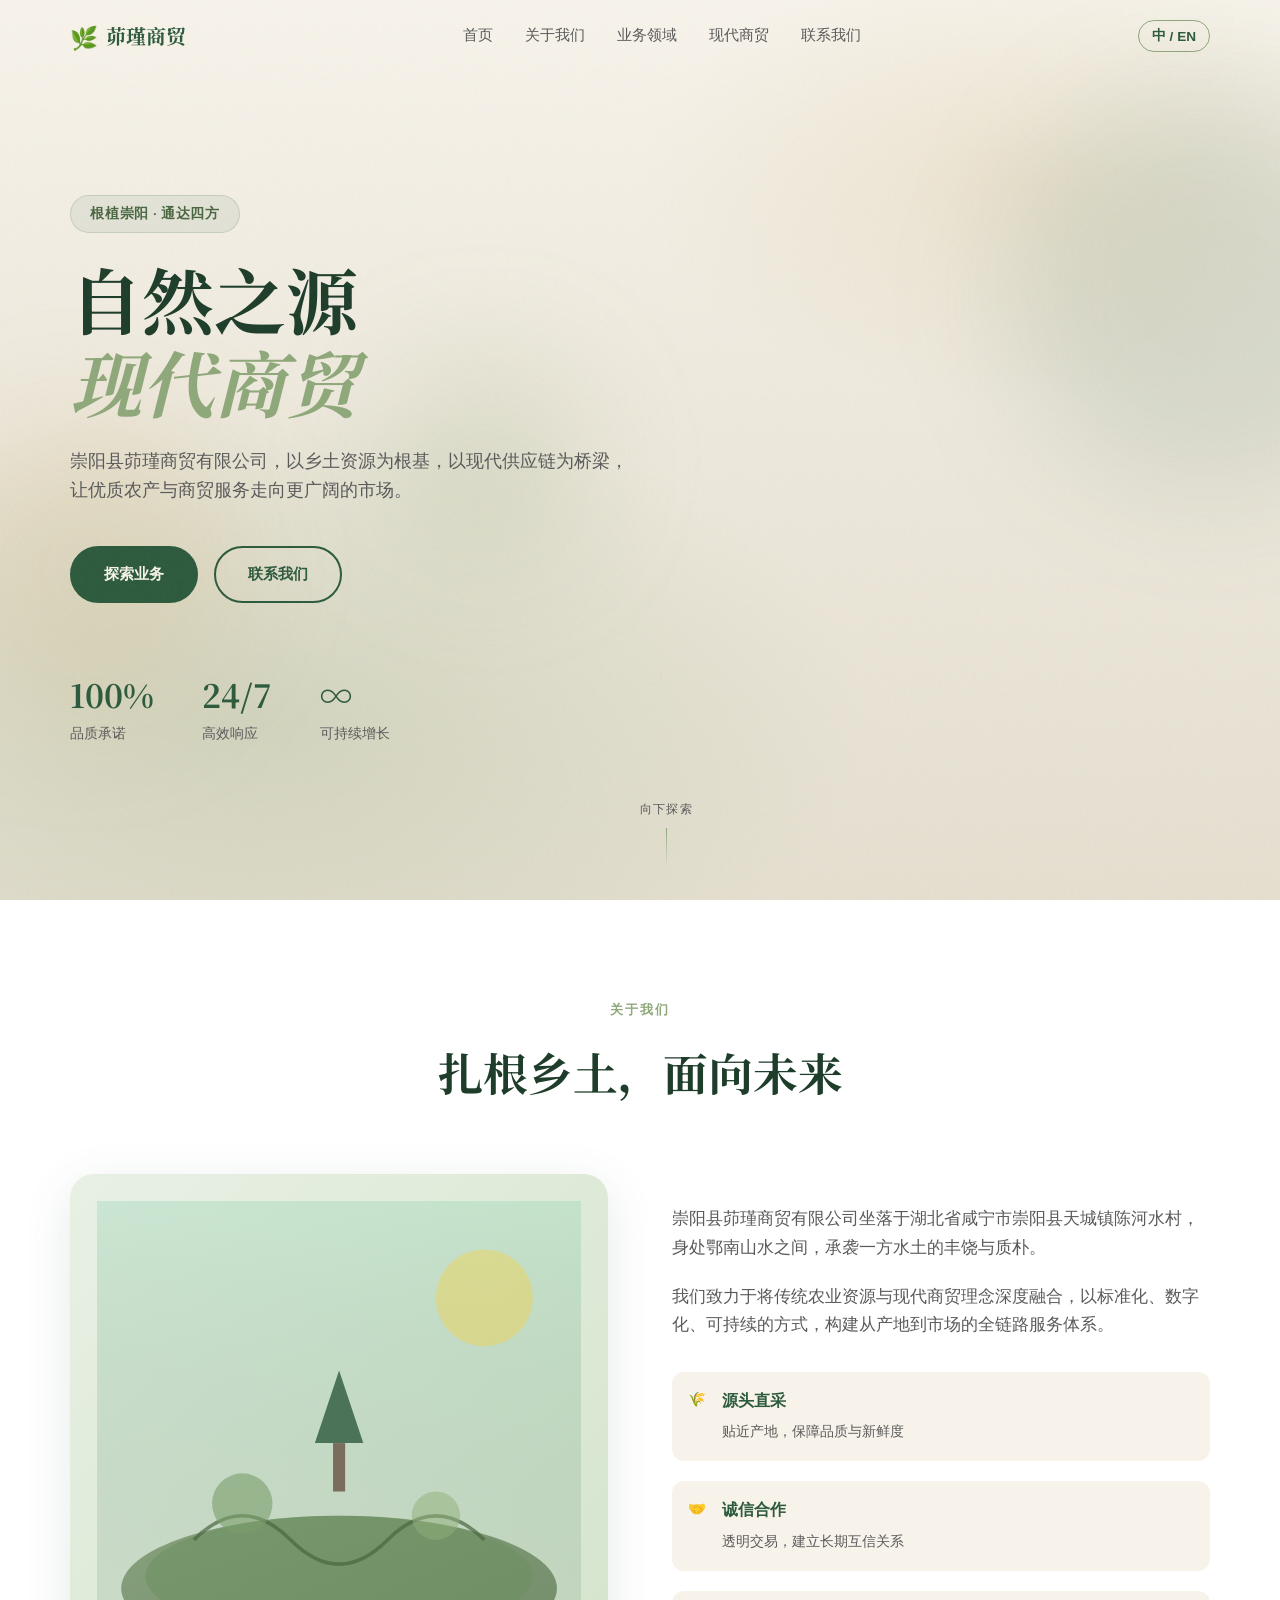
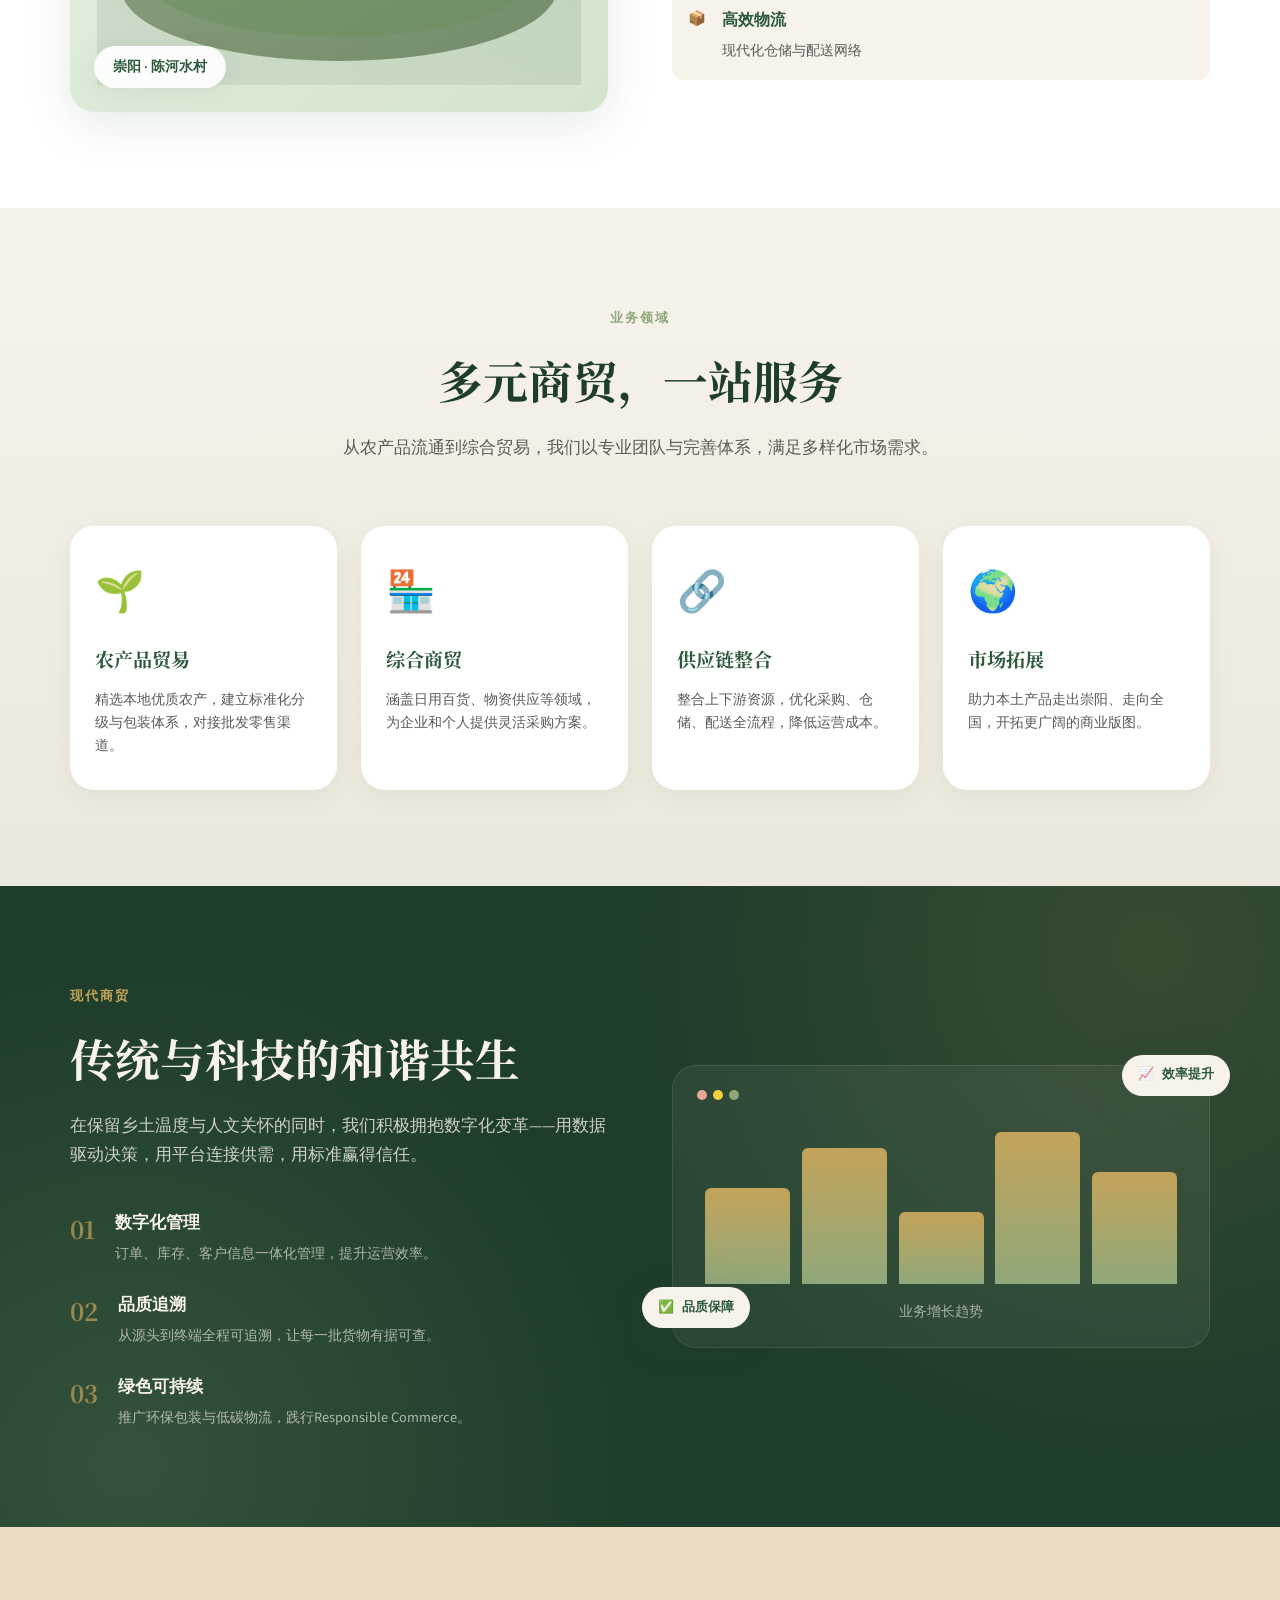
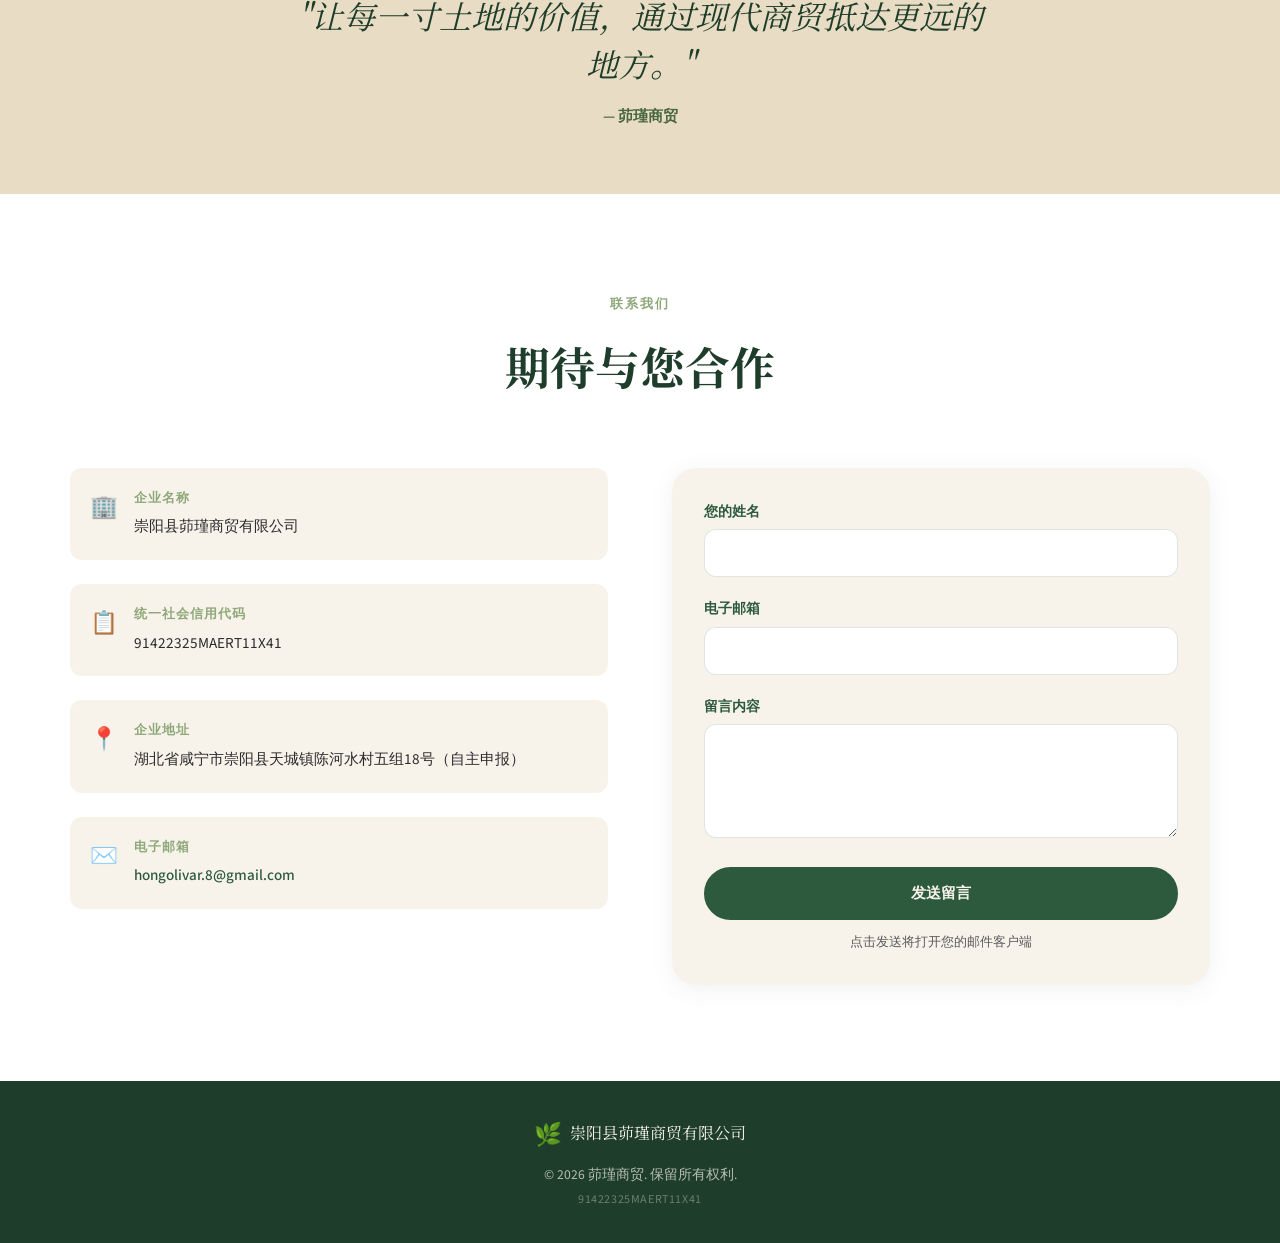
<file: index.html>
<!DOCTYPE html>
<html lang="zh-CN">
<head>
  <meta charset="UTF-8">
  <meta name="viewport" content="width=device-width, initial-scale=1.0">
  <meta name="description" content="崇阳县茆瑾商贸有限公司 — 根植乡土，连接现代商贸">
  <title>茆瑾商贸 | Maojin Trading</title>
  <link rel="preconnect" href="https://fonts.googleapis.com">
  <link rel="preconnect" href="https://fonts.gstatic.com" crossorigin>
  <link href="https://fonts.googleapis.com/css2?family=Cormorant+Garamond:ital,wght@0,400;0,600;0,700;1,400&family=Noto+Serif+SC:wght@400;600;700&family=Source+Sans+3:wght@300;400;500;600&display=swap" rel="stylesheet">
  <link rel="stylesheet" href="css/styles.css">
</head>
<body>
  <div class="grain-overlay" aria-hidden="true"></div>

  <header class="header" id="header">
    <nav class="nav container">
      <a href="#home" class="logo">
        <span class="logo-leaf">🌿</span>
        <span class="logo-text" data-i18n="brand">茆瑾商贸</span>
      </a>
      <ul class="nav-links">
        <li><a href="#home" data-i18n="nav.home">首页</a></li>
        <li><a href="#about" data-i18n="nav.about">关于我们</a></li>
        <li><a href="#services" data-i18n="nav.services">业务领域</a></li>
        <li><a href="#modern" data-i18n="nav.modern">现代商贸</a></li>
        <li><a href="#contact" data-i18n="nav.contact">联系我们</a></li>
      </ul>
      <div class="nav-actions">
        <button class="lang-toggle" id="langToggle" aria-label="Switch language">
          <span class="lang-zh">中</span>
          <span class="lang-divider">/</span>
          <span class="lang-en">EN</span>
        </button>
        <button class="menu-toggle" id="menuToggle" aria-label="Menu">
          <span></span><span></span><span></span>
        </button>
      </div>
    </nav>
  </header>

  <main>
    <!-- Hero -->
    <section class="hero" id="home">
      <div class="hero-bg">
        <div class="hero-gradient"></div>
        <div class="hero-shapes">
          <div class="shape shape-1"></div>
          <div class="shape shape-2"></div>
          <div class="shape shape-3"></div>
        </div>
      </div>
      <div class="container hero-content">
        <p class="hero-tag" data-i18n="hero.tag">根植崇阳 · 通达四方</p>
        <h1 class="hero-title">
          <span data-i18n="hero.title1">自然之源</span>
          <span class="hero-title-accent" data-i18n="hero.title2">现代商贸</span>
        </h1>
        <p class="hero-desc" data-i18n="hero.desc">
          崇阳县茆瑾商贸有限公司，以乡土资源为根基，以现代供应链为桥梁，让优质农产与商贸服务走向更广阔的市场。
        </p>
        <div class="hero-cta">
          <a href="#services" class="btn btn-primary" data-i18n="hero.cta1">探索业务</a>
          <a href="#contact" class="btn btn-outline" data-i18n="hero.cta2">联系我们</a>
        </div>
        <div class="hero-stats">
          <div class="stat">
            <span class="stat-num">100%</span>
            <span class="stat-label" data-i18n="hero.stat1">品质承诺</span>
          </div>
          <div class="stat">
            <span class="stat-num">24/7</span>
            <span class="stat-label" data-i18n="hero.stat2">高效响应</span>
          </div>
          <div class="stat">
            <span class="stat-num">∞</span>
            <span class="stat-label" data-i18n="hero.stat3">可持续增长</span>
          </div>
        </div>
      </div>
      <div class="hero-scroll">
        <span data-i18n="hero.scroll">向下探索</span>
        <div class="scroll-line"></div>
      </div>
    </section>

    <!-- About -->
    <section class="section about" id="about">
      <div class="container">
        <div class="section-header reveal">
          <span class="section-tag" data-i18n="about.tag">关于我们</span>
          <h2 class="section-title" data-i18n="about.title">扎根乡土，面向未来</h2>
        </div>
        <div class="about-grid">
          <div class="about-visual reveal">
            <div class="about-image">
              <div class="about-image-inner">
                <svg viewBox="0 0 400 400" class="farm-illustration" aria-hidden="true">
                  <defs>
                    <linearGradient id="skyGrad" x1="0%" y1="0%" x2="0%" y2="100%">
                      <stop offset="0%" style="stop-color:#87CEAB;stop-opacity:0.3"/>
                      <stop offset="100%" style="stop-color:#2D5A3D;stop-opacity:0.1"/>
                    </linearGradient>
                    <linearGradient id="fieldGrad" x1="0%" y1="0%" x2="100%" y2="100%">
                      <stop offset="0%" style="stop-color:#5C7A4A"/>
                      <stop offset="100%" style="stop-color:#3D5A32"/>
                    </linearGradient>
                  </defs>
                  <rect width="400" height="400" fill="url(#skyGrad)"/>
                  <ellipse cx="200" cy="320" rx="180" ry="60" fill="url(#fieldGrad)" opacity="0.6"/>
                  <ellipse cx="200" cy="310" rx="160" ry="50" fill="#6B8F5E" opacity="0.5"/>
                  <path d="M80 280 Q120 240 160 280 T240 280 T320 280" stroke="#4A6741" stroke-width="3" fill="none" opacity="0.7"/>
                  <circle cx="320" cy="80" r="40" fill="#F4D03F" opacity="0.4"/>
                  <path d="M180 200 L200 140 L220 200 Z" fill="#2D5A3D" opacity="0.8"/>
                  <rect x="195" y="200" width="10" height="40" fill="#5C4033" opacity="0.7"/>
                  <circle cx="120" cy="250" r="25" fill="#7A9E6B" opacity="0.6"/>
                  <circle cx="280" cy="260" r="20" fill="#8FB07A" opacity="0.5"/>
                </svg>
              </div>
              <div class="about-badge">
                <span data-i18n="about.badge">崇阳 · 陈河水村</span>
              </div>
            </div>
          </div>
          <div class="about-text reveal">
            <p data-i18n="about.p1">
              崇阳县茆瑾商贸有限公司坐落于湖北省咸宁市崇阳县天城镇陈河水村，身处鄂南山水之间，承袭一方水土的丰饶与质朴。
            </p>
            <p data-i18n="about.p2">
              我们致力于将传统农业资源与现代商贸理念深度融合，以标准化、数字化、可持续的方式，构建从产地到市场的全链路服务体系。
            </p>
            <ul class="about-features">
              <li>
                <span class="feature-icon">🌾</span>
                <div>
                  <strong data-i18n="about.f1.title">源头直采</strong>
                  <span data-i18n="about.f1.desc">贴近产地，保障品质与新鲜度</span>
                </div>
              </li>
              <li>
                <span class="feature-icon">🤝</span>
                <div>
                  <strong data-i18n="about.f2.title">诚信合作</strong>
                  <span data-i18n="about.f2.desc">透明交易，建立长期互信关系</span>
                </div>
              </li>
              <li>
                <span class="feature-icon">📦</span>
                <div>
                  <strong data-i18n="about.f3.title">高效物流</strong>
                  <span data-i18n="about.f3.desc">现代化仓储与配送网络</span>
                </div>
              </li>
            </ul>
          </div>
        </div>
      </div>
    </section>

    <!-- Services -->
    <section class="section services" id="services">
      <div class="container">
        <div class="section-header reveal">
          <span class="section-tag" data-i18n="services.tag">业务领域</span>
          <h2 class="section-title" data-i18n="services.title">多元商贸，一站服务</h2>
          <p class="section-desc" data-i18n="services.desc">从农产品流通到综合贸易，我们以专业团队与完善体系，满足多样化市场需求。</p>
        </div>
        <div class="services-grid">
          <article class="service-card reveal">
            <div class="service-icon">🌱</div>
            <h3 data-i18n="services.s1.title">农产品贸易</h3>
            <p data-i18n="services.s1.desc">精选本地优质农产，建立标准化分级与包装体系，对接批发零售渠道。</p>
          </article>
          <article class="service-card reveal">
            <div class="service-icon">🏪</div>
            <h3 data-i18n="services.s2.title">综合商贸</h3>
            <p data-i18n="services.s2.desc">涵盖日用百货、物资供应等领域，为企业和个人提供灵活采购方案。</p>
          </article>
          <article class="service-card reveal">
            <div class="service-icon">🔗</div>
            <h3 data-i18n="services.s3.title">供应链整合</h3>
            <p data-i18n="services.s3.desc">整合上下游资源，优化采购、仓储、配送全流程，降低运营成本。</p>
          </article>
          <article class="service-card reveal">
            <div class="service-icon">🌍</div>
            <h3 data-i18n="services.s4.title">市场拓展</h3>
            <p data-i18n="services.s4.desc">助力本土产品走出崇阳、走向全国，开拓更广阔的商业版图。</p>
          </article>
        </div>
      </div>
    </section>

    <!-- Modern Commerce -->
    <section class="section modern" id="modern">
      <div class="modern-bg"></div>
      <div class="container">
        <div class="modern-grid">
          <div class="modern-content reveal">
            <span class="section-tag" data-i18n="modern.tag">现代商贸</span>
            <h2 class="section-title" data-i18n="modern.title">传统与科技的和谐共生</h2>
            <p data-i18n="modern.p1">
              在保留乡土温度与人文关怀的同时，我们积极拥抱数字化变革——用数据驱动决策，用平台连接供需，用标准赢得信任。
            </p>
            <div class="modern-features">
              <div class="modern-feature">
                <div class="modern-num">01</div>
                <div>
                  <h4 data-i18n="modern.f1.title">数字化管理</h4>
                  <p data-i18n="modern.f1.desc">订单、库存、客户信息一体化管理，提升运营效率。</p>
                </div>
              </div>
              <div class="modern-feature">
                <div class="modern-num">02</div>
                <div>
                  <h4 data-i18n="modern.f2.title">品质追溯</h4>
                  <p data-i18n="modern.f2.desc">从源头到终端全程可追溯，让每一批货物有据可查。</p>
                </div>
              </div>
              <div class="modern-feature">
                <div class="modern-num">03</div>
                <div>
                  <h4 data-i18n="modern.f3.title">绿色可持续</h4>
                  <p data-i18n="modern.f3.desc">推广环保包装与低碳物流，践行Responsible Commerce。</p>
                </div>
              </div>
            </div>
          </div>
          <div class="modern-visual reveal">
            <div class="modern-card">
              <div class="modern-card-header">
                <span class="dot"></span>
                <span class="dot"></span>
                <span class="dot"></span>
              </div>
              <div class="modern-card-body">
                <div class="chart-bar" style="--h: 60%"></div>
                <div class="chart-bar" style="--h: 85%"></div>
                <div class="chart-bar" style="--h: 45%"></div>
                <div class="chart-bar" style="--h: 95%"></div>
                <div class="chart-bar" style="--h: 70%"></div>
              </div>
              <p class="modern-card-label" data-i18n="modern.chart">业务增长趋势</p>
            </div>
            <div class="floating-badge badge-1">
              <span>📈</span>
              <span data-i18n="modern.badge1">效率提升</span>
            </div>
            <div class="floating-badge badge-2">
              <span>✅</span>
              <span data-i18n="modern.badge2">品质保障</span>
            </div>
          </div>
        </div>
      </div>
    </section>

    <!-- Values -->
    <section class="section values">
      <div class="container">
        <div class="values-banner reveal">
          <blockquote data-i18n="values.quote">
            "让每一寸土地的价值，通过现代商贸抵达更远的地方。"
          </blockquote>
          <cite data-i18n="values.cite">— 茆瑾商贸</cite>
        </div>
      </div>
    </section>

    <!-- Contact -->
    <section class="section contact" id="contact">
      <div class="container">
        <div class="section-header reveal">
          <span class="section-tag" data-i18n="contact.tag">联系我们</span>
          <h2 class="section-title" data-i18n="contact.title">期待与您合作</h2>
        </div>
        <div class="contact-grid">
          <div class="contact-info reveal">
            <div class="contact-item">
              <span class="contact-icon">🏢</span>
              <div>
                <strong data-i18n="contact.company.label">企业名称</strong>
                <p data-i18n="contact.company.value">崇阳县茆瑾商贸有限公司</p>
              </div>
            </div>
            <div class="contact-item">
              <span class="contact-icon">📋</span>
              <div>
                <strong data-i18n="contact.credit.label">统一社会信用代码</strong>
                <p>91422325MAERT11X41</p>
              </div>
            </div>
            <div class="contact-item">
              <span class="contact-icon">📍</span>
              <div>
                <strong data-i18n="contact.address.label">企业地址</strong>
                <p data-i18n="contact.address.value">湖北省咸宁市崇阳县天城镇陈河水村五组18号（自主申报）</p>
              </div>
            </div>
            <div class="contact-item">
              <span class="contact-icon">✉️</span>
              <div>
                <strong data-i18n="contact.email.label">电子邮箱</strong>
                <p><a href="mailto:hongolivar.8@gmail.com">hongolivar.8@gmail.com</a></p>
              </div>
            </div>
          </div>
          <form class="contact-form reveal" id="contactForm">
            <div class="form-group">
              <label for="name" data-i18n="contact.form.name">您的姓名</label>
              <input type="text" id="name" name="name" required>
            </div>
            <div class="form-group">
              <label for="email" data-i18n="contact.form.email">电子邮箱</label>
              <input type="email" id="email" name="email" required>
            </div>
            <div class="form-group">
              <label for="message" data-i18n="contact.form.message">留言内容</label>
              <textarea id="message" name="message" rows="4" required></textarea>
            </div>
            <button type="submit" class="btn btn-primary btn-full" data-i18n="contact.form.submit">发送留言</button>
            <p class="form-note" data-i18n="contact.form.note">点击发送将打开您的邮件客户端</p>
          </form>
        </div>
      </div>
    </section>
  </main>

  <footer class="footer">
    <div class="container footer-inner">
      <div class="footer-brand">
        <span class="logo-leaf">🌿</span>
        <span data-i18n="brand.full">崇阳县茆瑾商贸有限公司</span>
      </div>
      <p class="footer-copy">
        <span data-i18n="footer.copy">© 2026 茆瑾商贸. 保留所有权利.</span>
        <span class="footer-code">91422325MAERT11X41</span>
      </p>
    </div>
  </footer>

  <script src="js/i18n.js"></script>
  <script src="js/main.js"></script>
</body>
</html>
</file>
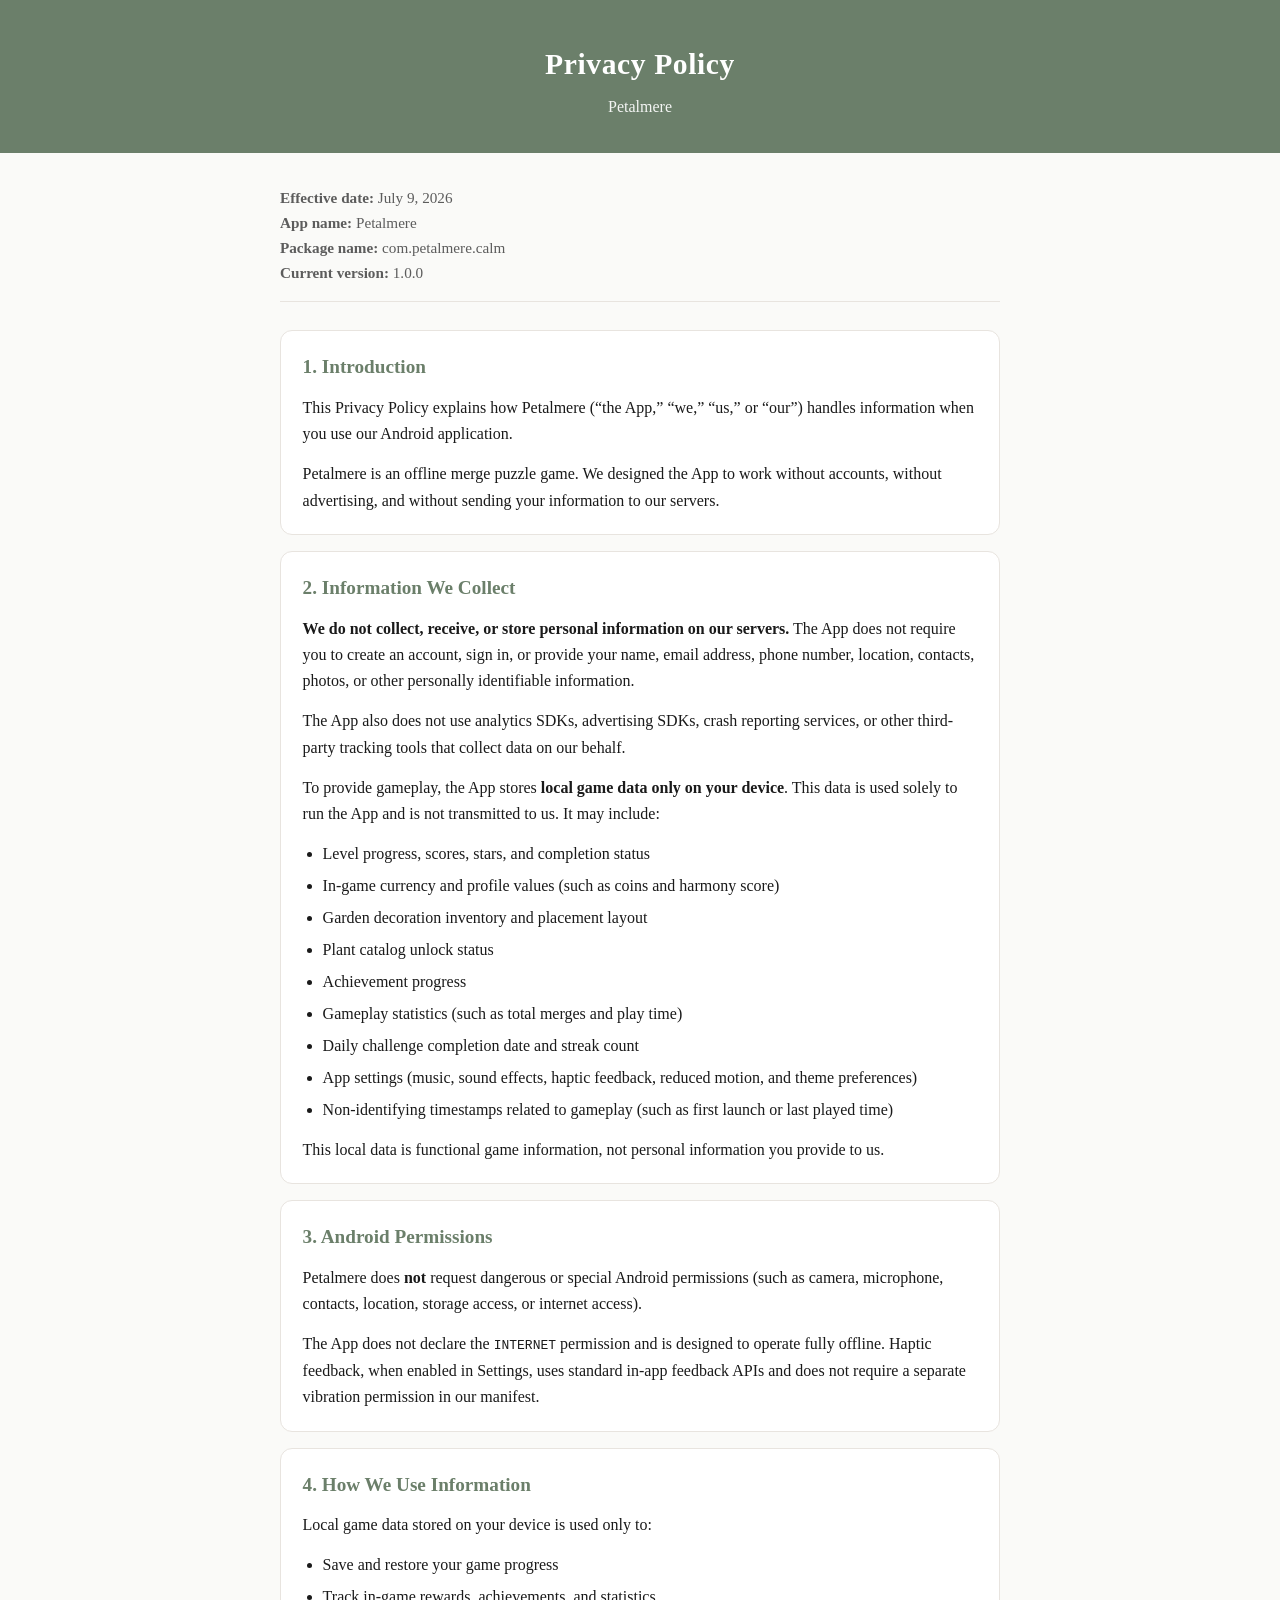
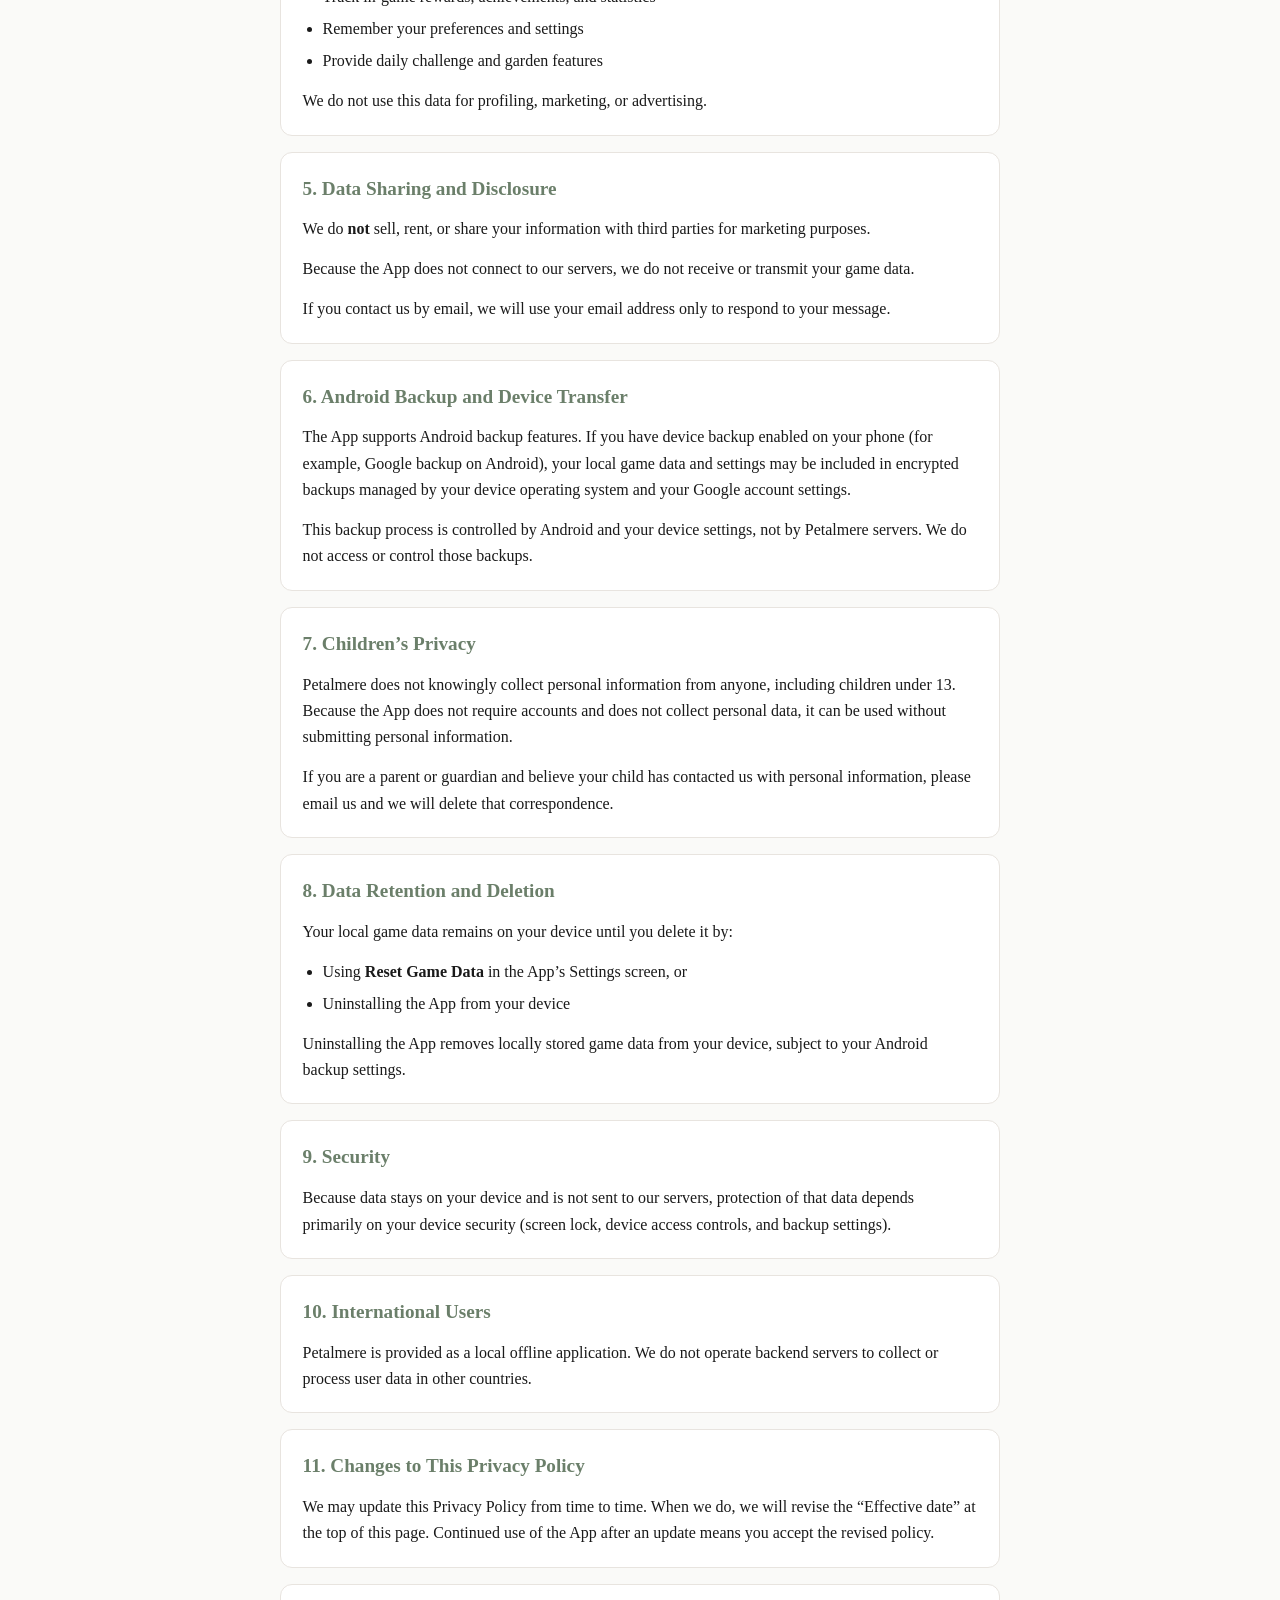
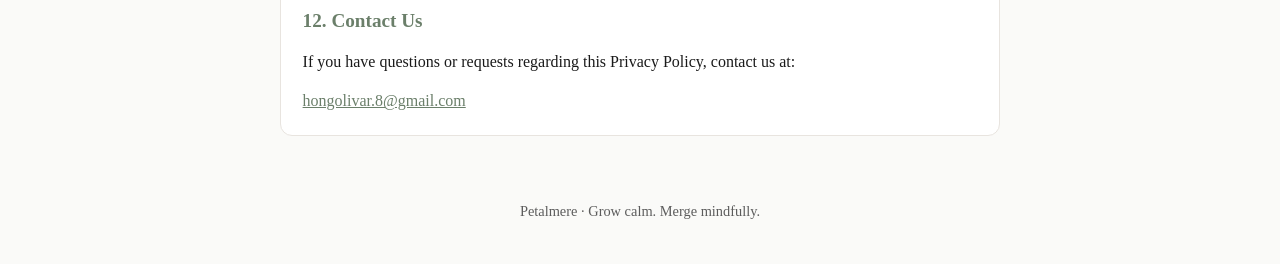
<file: privacy-policy.html>
<!DOCTYPE html>
<html lang="en">
<head>
  <meta charset="UTF-8">
  <meta name="viewport" content="width=device-width, initial-scale=1.0">
  <meta name="description" content="Privacy Policy for Petalmere — a calm, offline merge puzzle game for Android.">
  <title>Privacy Policy — Petalmere</title>
  <style>
    :root {
      --paper: #fafaf8;
      --ink: #1a1a1a;
      --muted: #5c5c5c;
      --moss: #6b7f6a;
      --line: #e8e4df;
      --card: #ffffff;
    }

    * {
      box-sizing: border-box;
    }

    body {
      margin: 0;
      font-family: Georgia, "Times New Roman", serif;
      color: var(--ink);
      background: var(--paper);
      line-height: 1.65;
    }

    header {
      background: var(--moss);
      color: #fff;
      padding: 2.5rem 1.25rem 2rem;
      text-align: center;
    }

    header h1 {
      margin: 0 0 0.35rem;
      font-size: 1.85rem;
      font-weight: 700;
      letter-spacing: 0.02em;
    }

    header p {
      margin: 0;
      opacity: 0.92;
      font-size: 1rem;
    }

    main {
      max-width: 760px;
      margin: 0 auto;
      padding: 2rem 1.25rem 3rem;
    }

    .meta {
      color: var(--muted);
      font-size: 0.95rem;
      margin-bottom: 1.75rem;
      padding-bottom: 1rem;
      border-bottom: 1px solid var(--line);
    }

    section {
      background: var(--card);
      border: 1px solid var(--line);
      border-radius: 12px;
      padding: 1.25rem 1.35rem;
      margin-bottom: 1rem;
    }

    h2 {
      margin: 0 0 0.75rem;
      font-size: 1.2rem;
      color: var(--moss);
    }

    p {
      margin: 0 0 0.85rem;
    }

    p:last-child {
      margin-bottom: 0;
    }

    ul {
      margin: 0.25rem 0 0.85rem;
      padding-left: 1.25rem;
    }

    li {
      margin-bottom: 0.35rem;
    }

    a {
      color: var(--moss);
      word-break: break-word;
    }

    footer {
      text-align: center;
      color: var(--muted);
      font-size: 0.9rem;
      padding: 0 1.25rem 2.5rem;
    }
  </style>
</head>
<body>
  <header>
    <h1>Privacy Policy</h1>
    <p>Petalmere</p>
  </header>

  <main>
    <p class="meta">
      <strong>Effective date:</strong> July 9, 2026<br>
      <strong>App name:</strong> Petalmere<br>
      <strong>Package name:</strong> com.petalmere.calm<br>
      <strong>Current version:</strong> 1.0.0
    </p>

    <section>
      <h2>1. Introduction</h2>
      <p>
        This Privacy Policy explains how Petalmere (&ldquo;the App,&rdquo; &ldquo;we,&rdquo; &ldquo;us,&rdquo; or &ldquo;our&rdquo;)
        handles information when you use our Android application.
      </p>
      <p>
        Petalmere is an offline merge puzzle game. We designed the App to work without accounts,
        without advertising, and without sending your information to our servers.
      </p>
    </section>

    <section>
      <h2>2. Information We Collect</h2>
      <p>
        <strong>We do not collect, receive, or store personal information on our servers.</strong>
        The App does not require you to create an account, sign in, or provide your name, email address,
        phone number, location, contacts, photos, or other personally identifiable information.
      </p>
      <p>
        The App also does not use analytics SDKs, advertising SDKs, crash reporting services,
        or other third-party tracking tools that collect data on our behalf.
      </p>
      <p>
        To provide gameplay, the App stores <strong>local game data only on your device</strong>.
        This data is used solely to run the App and is not transmitted to us. It may include:
      </p>
      <ul>
        <li>Level progress, scores, stars, and completion status</li>
        <li>In-game currency and profile values (such as coins and harmony score)</li>
        <li>Garden decoration inventory and placement layout</li>
        <li>Plant catalog unlock status</li>
        <li>Achievement progress</li>
        <li>Gameplay statistics (such as total merges and play time)</li>
        <li>Daily challenge completion date and streak count</li>
        <li>App settings (music, sound effects, haptic feedback, reduced motion, and theme preferences)</li>
        <li>Non-identifying timestamps related to gameplay (such as first launch or last played time)</li>
      </ul>
      <p>
        This local data is functional game information, not personal information you provide to us.
      </p>
    </section>

    <section>
      <h2>3. Android Permissions</h2>
      <p>
        Petalmere does <strong>not</strong> request dangerous or special Android permissions
        (such as camera, microphone, contacts, location, storage access, or internet access).
      </p>
      <p>
        The App does not declare the <code>INTERNET</code> permission and is designed to operate fully offline.
        Haptic feedback, when enabled in Settings, uses standard in-app feedback APIs and does not require
        a separate vibration permission in our manifest.
      </p>
    </section>

    <section>
      <h2>4. How We Use Information</h2>
      <p>Local game data stored on your device is used only to:</p>
      <ul>
        <li>Save and restore your game progress</li>
        <li>Track in-game rewards, achievements, and statistics</li>
        <li>Remember your preferences and settings</li>
        <li>Provide daily challenge and garden features</li>
      </ul>
      <p>We do not use this data for profiling, marketing, or advertising.</p>
    </section>

    <section>
      <h2>5. Data Sharing and Disclosure</h2>
      <p>
        We do <strong>not</strong> sell, rent, or share your information with third parties for marketing purposes.
      </p>
      <p>
        Because the App does not connect to our servers, we do not receive or transmit your game data.
      </p>
      <p>
        If you contact us by email, we will use your email address only to respond to your message.
      </p>
    </section>

    <section>
      <h2>6. Android Backup and Device Transfer</h2>
      <p>
        The App supports Android backup features. If you have device backup enabled on your phone
        (for example, Google backup on Android), your local game data and settings may be included
        in encrypted backups managed by your device operating system and your Google account settings.
      </p>
      <p>
        This backup process is controlled by Android and your device settings, not by Petalmere servers.
        We do not access or control those backups.
      </p>
    </section>

    <section>
      <h2>7. Children&rsquo;s Privacy</h2>
      <p>
        Petalmere does not knowingly collect personal information from anyone, including children under 13.
        Because the App does not require accounts and does not collect personal data, it can be used without
        submitting personal information.
      </p>
      <p>
        If you are a parent or guardian and believe your child has contacted us with personal information,
        please email us and we will delete that correspondence.
      </p>
    </section>

    <section>
      <h2>8. Data Retention and Deletion</h2>
      <p>Your local game data remains on your device until you delete it by:</p>
      <ul>
        <li>Using <strong>Reset Game Data</strong> in the App&rsquo;s Settings screen, or</li>
        <li>Uninstalling the App from your device</li>
      </ul>
      <p>
        Uninstalling the App removes locally stored game data from your device, subject to your
        Android backup settings.
      </p>
    </section>

    <section>
      <h2>9. Security</h2>
      <p>
        Because data stays on your device and is not sent to our servers, protection of that data
        depends primarily on your device security (screen lock, device access controls, and backup settings).
      </p>
    </section>

    <section>
      <h2>10. International Users</h2>
      <p>
        Petalmere is provided as a local offline application. We do not operate backend servers
        to collect or process user data in other countries.
      </p>
    </section>

    <section>
      <h2>11. Changes to This Privacy Policy</h2>
      <p>
        We may update this Privacy Policy from time to time. When we do, we will revise the
        &ldquo;Effective date&rdquo; at the top of this page. Continued use of the App after an update
        means you accept the revised policy.
      </p>
    </section>

    <section>
      <h2>12. Contact Us</h2>
      <p>
        If you have questions or requests regarding this Privacy Policy, contact us at:
      </p>
      <p>
        <a href="mailto:hongolivar.8@gmail.com">hongolivar.8@gmail.com</a>
      </p>
    </section>
  </main>

  <footer>
  Petalmere &middot; Grow calm. Merge mindfully.
  </footer>
</body>
</html>
</file>
<file: css/styles.css>
/* ===== Variables ===== */
:root {
  --color-cream: #F7F3EB;
  --color-wheat: #E8DCC4;
  --color-sage: #8FA87A;
  --color-forest: #2D5A3D;
  --color-forest-dark: #1E3D2A;
  --color-earth: #5C4033;
  --color-moss: #4A6741;
  --color-gold: #C4A35A;
  --color-text: #2C2C2C;
  --color-text-light: #5A5A5A;
  --color-white: #FFFFFF;

  --font-serif: 'Noto Serif SC', 'Cormorant Garamond', Georgia, serif;
  --font-sans: 'Source Sans 3', -apple-system, sans-serif;

  --header-height: 72px;
  --radius: 12px;
  --radius-lg: 24px;
  --shadow: 0 4px 24px rgba(45, 90, 61, 0.08);
  --shadow-lg: 0 12px 48px rgba(45, 90, 61, 0.12);
  --transition: 0.4s cubic-bezier(0.4, 0, 0.2, 1);
}

/* ===== Reset & Base ===== */
*, *::before, *::after {
  box-sizing: border-box;
  margin: 0;
  padding: 0;
}

html {
  scroll-behavior: smooth;
  font-size: 16px;
}

body {
  font-family: var(--font-sans);
  color: var(--color-text);
  background: var(--color-cream);
  line-height: 1.7;
  overflow-x: hidden;
}

body.lang-en {
  font-family: var(--font-sans);
}

body.lang-en .hero-title,
body.lang-en .section-title {
  font-family: 'Cormorant Garamond', var(--font-serif);
}

a {
  color: inherit;
  text-decoration: none;
  transition: color var(--transition);
}

img {
  max-width: 100%;
  display: block;
}

.container {
  width: min(1140px, 92vw);
  margin: 0 auto;
}

.grain-overlay {
  position: fixed;
  inset: 0;
  pointer-events: none;
  z-index: 9999;
  opacity: 0.03;
  background-image: url("data:image/svg+xml,%3Csvg viewBox='0 0 256 256' xmlns='http://www.w3.org/2000/svg'%3E%3Cfilter id='noise'%3E%3CfeTurbulence type='fractalNoise' baseFrequency='0.9' numOctaves='4' stitchTiles='stitch'/%3E%3C/filter%3E%3Crect width='100%25' height='100%25' filter='url(%23noise)'/%3E%3C/svg%3E");
}

/* ===== Header ===== */
.header {
  position: fixed;
  top: 0;
  left: 0;
  right: 0;
  z-index: 1000;
  height: var(--header-height);
  transition: background var(--transition), box-shadow var(--transition);
}

.header.scrolled {
  background: rgba(247, 243, 235, 0.92);
  backdrop-filter: blur(12px);
  box-shadow: var(--shadow);
}

.nav {
  display: flex;
  align-items: center;
  justify-content: space-between;
  height: 100%;
}

.logo {
  display: flex;
  align-items: center;
  gap: 0.5rem;
  font-family: var(--font-serif);
  font-weight: 700;
  font-size: 1.25rem;
  color: var(--color-forest);
}

.logo-leaf {
  font-size: 1.4rem;
}

.nav-links {
  display: flex;
  list-style: none;
  gap: 2rem;
}

.nav-links a {
  font-size: 0.95rem;
  font-weight: 500;
  color: var(--color-text-light);
  position: relative;
}

.nav-links a::after {
  content: '';
  position: absolute;
  bottom: -4px;
  left: 0;
  width: 0;
  height: 2px;
  background: var(--color-sage);
  transition: width var(--transition);
}

.nav-links a:hover {
  color: var(--color-forest);
}

.nav-links a:hover::after {
  width: 100%;
}

.nav-actions {
  display: flex;
  align-items: center;
  gap: 1rem;
}

.lang-toggle {
  display: flex;
  align-items: center;
  gap: 0.25rem;
  padding: 0.4rem 0.8rem;
  border: 1.5px solid var(--color-sage);
  border-radius: 20px;
  background: transparent;
  cursor: pointer;
  font-size: 0.85rem;
  font-weight: 600;
  color: var(--color-forest);
  transition: all var(--transition);
}

.lang-toggle:hover {
  background: var(--color-forest);
  color: var(--color-cream);
  border-color: var(--color-forest);
}

body.lang-zh .lang-zh {
  color: var(--color-forest);
  font-weight: 700;
}

body.lang-en .lang-en {
  color: var(--color-forest);
  font-weight: 700;
}

body.lang-zh .lang-toggle:hover .lang-zh,
body.lang-en .lang-toggle:hover .lang-en {
  color: var(--color-cream);
}

.menu-toggle {
  display: none;
  flex-direction: column;
  gap: 5px;
  background: none;
  border: none;
  cursor: pointer;
  padding: 4px;
}

.menu-toggle span {
  display: block;
  width: 24px;
  height: 2px;
  background: var(--color-forest);
  transition: var(--transition);
}

/* ===== Buttons ===== */
.btn {
  display: inline-flex;
  align-items: center;
  justify-content: center;
  padding: 0.85rem 2rem;
  border-radius: 50px;
  font-size: 0.95rem;
  font-weight: 600;
  cursor: pointer;
  border: 2px solid transparent;
  transition: all var(--transition);
}

.btn-primary {
  background: var(--color-forest);
  color: var(--color-cream);
  border-color: var(--color-forest);
}

.btn-primary:hover {
  background: var(--color-forest-dark);
  border-color: var(--color-forest-dark);
  transform: translateY(-2px);
  box-shadow: var(--shadow-lg);
}

.btn-outline {
  background: transparent;
  color: var(--color-forest);
  border-color: var(--color-forest);
}

.btn-outline:hover {
  background: var(--color-forest);
  color: var(--color-cream);
  transform: translateY(-2px);
}

.btn-full {
  width: 100%;
}

/* ===== Hero ===== */
.hero {
  position: relative;
  min-height: 100vh;
  display: flex;
  align-items: center;
  padding-top: var(--header-height);
  overflow: hidden;
}

.hero-bg {
  position: absolute;
  inset: 0;
  z-index: 0;
}

.hero-gradient {
  position: absolute;
  inset: 0;
  background:
    radial-gradient(ellipse 80% 60% at 20% 80%, rgba(143, 168, 122, 0.25) 0%, transparent 60%),
    radial-gradient(ellipse 60% 50% at 80% 20%, rgba(196, 163, 90, 0.15) 0%, transparent 50%),
    linear-gradient(180deg, var(--color-cream) 0%, #EDE8DC 50%, #E5DFD0 100%);
}

.hero-shapes .shape {
  position: absolute;
  border-radius: 50%;
  filter: blur(60px);
  animation: float 8s ease-in-out infinite;
}

.shape-1 {
  width: 400px;
  height: 400px;
  background: rgba(45, 90, 61, 0.12);
  top: 10%;
  right: -10%;
  animation-delay: 0s;
}

.shape-2 {
  width: 300px;
  height: 300px;
  background: rgba(196, 163, 90, 0.15);
  bottom: 20%;
  left: -5%;
  animation-delay: -3s;
}

.shape-3 {
  width: 200px;
  height: 200px;
  background: rgba(143, 168, 122, 0.2);
  top: 40%;
  left: 30%;
  animation-delay: -5s;
}

@keyframes float {
  0%, 100% { transform: translate(0, 0) scale(1); }
  50% { transform: translate(20px, -20px) scale(1.05); }
}

.hero-content {
  position: relative;
  z-index: 1;
  padding: 4rem 0 6rem;
}

.hero-tag {
  display: inline-block;
  padding: 0.4rem 1.2rem;
  background: rgba(45, 90, 61, 0.08);
  border: 1px solid rgba(45, 90, 61, 0.15);
  border-radius: 50px;
  font-size: 0.85rem;
  font-weight: 600;
  color: var(--color-moss);
  letter-spacing: 0.05em;
  margin-bottom: 1.5rem;
  animation: fadeUp 0.8s ease forwards;
}

.hero-title {
  font-family: var(--font-serif);
  font-size: clamp(2.8rem, 6vw, 4.5rem);
  font-weight: 700;
  line-height: 1.15;
  color: var(--color-forest-dark);
  margin-bottom: 1.5rem;
  animation: fadeUp 0.8s ease 0.1s forwards;
  opacity: 0;
}

.hero-title-accent {
  display: block;
  color: var(--color-sage);
  font-style: italic;
}

.hero-desc {
  max-width: 560px;
  font-size: 1.1rem;
  color: var(--color-text-light);
  margin-bottom: 2.5rem;
  animation: fadeUp 0.8s ease 0.2s forwards;
  opacity: 0;
}

.hero-cta {
  display: flex;
  gap: 1rem;
  flex-wrap: wrap;
  margin-bottom: 4rem;
  animation: fadeUp 0.8s ease 0.3s forwards;
  opacity: 0;
}

.hero-stats {
  display: flex;
  gap: 3rem;
  animation: fadeUp 0.8s ease 0.4s forwards;
  opacity: 0;
}

.stat {
  display: flex;
  flex-direction: column;
}

.stat-num {
  font-family: var(--font-serif);
  font-size: 2rem;
  font-weight: 700;
  color: var(--color-forest);
}

.stat-label {
  font-size: 0.85rem;
  color: var(--color-text-light);
}

.hero-scroll {
  position: absolute;
  bottom: 2rem;
  left: 50%;
  transform: translateX(-50%);
  display: flex;
  flex-direction: column;
  align-items: center;
  gap: 0.5rem;
  font-size: 0.75rem;
  color: var(--color-text-light);
  letter-spacing: 0.1em;
  animation: fadeUp 0.8s ease 0.6s forwards;
  opacity: 0;
}

.scroll-line {
  width: 1px;
  height: 40px;
  background: linear-gradient(to bottom, var(--color-sage), transparent);
  animation: scrollPulse 2s ease-in-out infinite;
}

@keyframes scrollPulse {
  0%, 100% { opacity: 0.3; transform: scaleY(0.8); }
  50% { opacity: 1; transform: scaleY(1); }
}

@keyframes fadeUp {
  from {
    opacity: 0;
    transform: translateY(24px);
  }
  to {
    opacity: 1;
    transform: translateY(0);
  }
}

/* ===== Sections ===== */
.section {
  padding: 6rem 0;
  position: relative;
}

.section-header {
  text-align: center;
  margin-bottom: 4rem;
}

.section-tag {
  display: inline-block;
  font-size: 0.8rem;
  font-weight: 600;
  letter-spacing: 0.15em;
  text-transform: uppercase;
  color: var(--color-sage);
  margin-bottom: 0.75rem;
}

.section-title {
  font-family: var(--font-serif);
  font-size: clamp(2rem, 4vw, 2.8rem);
  font-weight: 700;
  color: var(--color-forest-dark);
  margin-bottom: 1rem;
}

.section-desc {
  max-width: 600px;
  margin: 0 auto;
  color: var(--color-text-light);
  font-size: 1.05rem;
}

/* ===== About ===== */
.about {
  background: var(--color-white);
}

.about-grid {
  display: grid;
  grid-template-columns: 1fr 1fr;
  gap: 4rem;
  align-items: center;
}

.about-image {
  position: relative;
  border-radius: var(--radius-lg);
  overflow: hidden;
  box-shadow: var(--shadow-lg);
}

.about-image-inner {
  aspect-ratio: 1;
  background: linear-gradient(135deg, #E8F0E4 0%, #D4E4CC 100%);
  display: flex;
  align-items: center;
  justify-content: center;
}

.farm-illustration {
  width: 90%;
  height: 90%;
}

.about-badge {
  position: absolute;
  bottom: 1.5rem;
  left: 1.5rem;
  padding: 0.6rem 1.2rem;
  background: rgba(255, 255, 255, 0.92);
  backdrop-filter: blur(8px);
  border-radius: 50px;
  font-size: 0.85rem;
  font-weight: 600;
  color: var(--color-forest);
  box-shadow: var(--shadow);
}

.about-text p {
  color: var(--color-text-light);
  margin-bottom: 1.25rem;
  font-size: 1.05rem;
}

.about-features {
  list-style: none;
  margin-top: 2rem;
  display: flex;
  flex-direction: column;
  gap: 1.25rem;
}

.about-features li {
  display: flex;
  gap: 1rem;
  align-items: flex-start;
  padding: 1rem;
  background: var(--color-cream);
  border-radius: var(--radius);
  transition: transform var(--transition);
}

.about-features li:hover {
  transform: translateX(8px);
}

.feature-icon {
  font-size: 1.5rem;
  flex-shrink: 0;
}

.about-features strong {
  display: block;
  color: var(--color-forest);
  margin-bottom: 0.2rem;
}

.about-features span {
  font-size: 0.9rem;
  color: var(--color-text-light);
}

/* ===== Services ===== */
.services {
  background: linear-gradient(180deg, var(--color-cream) 0%, #EDE8DC 100%);
}

.services-grid {
  display: grid;
  grid-template-columns: repeat(4, 1fr);
  gap: 1.5rem;
}

.service-card {
  background: var(--color-white);
  padding: 2rem 1.5rem;
  border-radius: var(--radius-lg);
  box-shadow: var(--shadow);
  transition: all var(--transition);
  border: 1px solid transparent;
}

.service-card:hover {
  transform: translateY(-8px);
  box-shadow: var(--shadow-lg);
  border-color: rgba(143, 168, 122, 0.3);
}

.service-icon {
  font-size: 2.5rem;
  margin-bottom: 1rem;
}

.service-card h3 {
  font-family: var(--font-serif);
  font-size: 1.2rem;
  color: var(--color-forest);
  margin-bottom: 0.75rem;
}

.service-card p {
  font-size: 0.9rem;
  color: var(--color-text-light);
  line-height: 1.6;
}

/* ===== Modern ===== */
.modern {
  position: relative;
  overflow: hidden;
}

.modern-bg {
  position: absolute;
  inset: 0;
  background: var(--color-forest-dark);
  z-index: 0;
}

.modern-bg::before {
  content: '';
  position: absolute;
  inset: 0;
  background:
    radial-gradient(circle at 10% 90%, rgba(143, 168, 122, 0.2) 0%, transparent 40%),
    radial-gradient(circle at 90% 10%, rgba(196, 163, 90, 0.15) 0%, transparent 40%);
}

.modern .container {
  position: relative;
  z-index: 1;
}

.modern-grid {
  display: grid;
  grid-template-columns: 1fr 1fr;
  gap: 4rem;
  align-items: center;
}

.modern-content .section-tag {
  color: var(--color-gold);
}

.modern-content .section-title {
  color: var(--color-cream);
}

.modern-content > p {
  color: rgba(247, 243, 235, 0.8);
  margin-bottom: 2.5rem;
  font-size: 1.05rem;
}

.modern-features {
  display: flex;
  flex-direction: column;
  gap: 1.5rem;
}

.modern-feature {
  display: flex;
  gap: 1.25rem;
  align-items: flex-start;
}

.modern-num {
  font-family: var(--font-serif);
  font-size: 1.5rem;
  font-weight: 700;
  color: var(--color-gold);
  opacity: 0.7;
  flex-shrink: 0;
}

.modern-feature h4 {
  color: var(--color-cream);
  font-size: 1.05rem;
  margin-bottom: 0.3rem;
}

.modern-feature p {
  color: rgba(247, 243, 235, 0.65);
  font-size: 0.9rem;
}

.modern-visual {
  position: relative;
}

.modern-card {
  background: rgba(255, 255, 255, 0.06);
  border: 1px solid rgba(255, 255, 255, 0.1);
  border-radius: var(--radius-lg);
  padding: 1.5rem;
  backdrop-filter: blur(12px);
}

.modern-card-header {
  display: flex;
  gap: 6px;
  margin-bottom: 1.5rem;
}

.modern-card-header .dot {
  width: 10px;
  height: 10px;
  border-radius: 50%;
  background: rgba(255, 255, 255, 0.2);
}

.modern-card-header .dot:first-child { background: #E8A598; }
.modern-card-header .dot:nth-child(2) { background: #F4D03F; }
.modern-card-header .dot:nth-child(3) { background: #8FA87A; }

.modern-card-body {
  display: flex;
  align-items: flex-end;
  gap: 12px;
  height: 160px;
  padding: 0 0.5rem;
}

.chart-bar {
  flex: 1;
  height: var(--h);
  background: linear-gradient(to top, var(--color-sage), var(--color-gold));
  border-radius: 6px 6px 0 0;
  animation: growBar 1.2s ease forwards;
  transform-origin: bottom;
  transform: scaleY(0);
}

.chart-bar:nth-child(1) { animation-delay: 0.1s; }
.chart-bar:nth-child(2) { animation-delay: 0.2s; }
.chart-bar:nth-child(3) { animation-delay: 0.3s; }
.chart-bar:nth-child(4) { animation-delay: 0.4s; }
.chart-bar:nth-child(5) { animation-delay: 0.5s; }

@keyframes growBar {
  to { transform: scaleY(1); }
}

.modern-card-label {
  text-align: center;
  margin-top: 1rem;
  font-size: 0.85rem;
  color: rgba(247, 243, 235, 0.6);
}

.floating-badge {
  position: absolute;
  display: flex;
  align-items: center;
  gap: 0.5rem;
  padding: 0.6rem 1rem;
  background: var(--color-cream);
  border-radius: 50px;
  font-size: 0.8rem;
  font-weight: 600;
  color: var(--color-forest);
  box-shadow: var(--shadow-lg);
  animation: floatBadge 4s ease-in-out infinite;
}

.badge-1 {
  top: -10px;
  right: -20px;
}

.badge-2 {
  bottom: 20px;
  left: -30px;
  animation-delay: -2s;
}

@keyframes floatBadge {
  0%, 100% { transform: translateY(0); }
  50% { transform: translateY(-8px); }
}

/* ===== Values ===== */
.values {
  padding: 4rem 0;
  background: var(--color-wheat);
}

.values-banner {
  text-align: center;
  max-width: 700px;
  margin: 0 auto;
}

.values-banner blockquote {
  font-family: var(--font-serif);
  font-size: clamp(1.4rem, 3vw, 2rem);
  font-style: italic;
  color: var(--color-forest-dark);
  line-height: 1.5;
  margin-bottom: 1rem;
}

.values-banner cite {
  font-size: 0.95rem;
  color: var(--color-moss);
  font-style: normal;
  font-weight: 600;
}

/* ===== Contact ===== */
.contact {
  background: var(--color-white);
}

.contact-grid {
  display: grid;
  grid-template-columns: 1fr 1fr;
  gap: 4rem;
  align-items: start;
}

.contact-info {
  display: flex;
  flex-direction: column;
  gap: 1.5rem;
}

.contact-item {
  display: flex;
  gap: 1rem;
  align-items: flex-start;
  padding: 1.25rem;
  background: var(--color-cream);
  border-radius: var(--radius);
  transition: transform var(--transition);
}

.contact-item:hover {
  transform: translateX(6px);
}

.contact-icon {
  font-size: 1.4rem;
  flex-shrink: 0;
}

.contact-item strong {
  display: block;
  font-size: 0.8rem;
  text-transform: uppercase;
  letter-spacing: 0.08em;
  color: var(--color-sage);
  margin-bottom: 0.3rem;
}

.contact-item p {
  color: var(--color-text);
  font-size: 0.95rem;
}

.contact-item a {
  color: var(--color-forest);
  font-weight: 500;
}

.contact-item a:hover {
  text-decoration: underline;
}

.contact-form {
  background: var(--color-cream);
  padding: 2rem;
  border-radius: var(--radius-lg);
  box-shadow: var(--shadow);
}

.form-group {
  margin-bottom: 1.25rem;
}

.form-group label {
  display: block;
  font-size: 0.85rem;
  font-weight: 600;
  color: var(--color-forest);
  margin-bottom: 0.4rem;
}

.form-group input,
.form-group textarea {
  width: 100%;
  padding: 0.75rem 1rem;
  border: 1.5px solid rgba(45, 90, 61, 0.15);
  border-radius: var(--radius);
  background: var(--color-white);
  font-family: inherit;
  font-size: 0.95rem;
  color: var(--color-text);
  transition: border-color var(--transition);
}

.form-group input:focus,
.form-group textarea:focus {
  outline: none;
  border-color: var(--color-sage);
}

.form-group textarea {
  resize: vertical;
  min-height: 100px;
}

.form-note {
  text-align: center;
  font-size: 0.8rem;
  color: var(--color-text-light);
  margin-top: 0.75rem;
}

/* ===== Footer ===== */
.footer {
  background: var(--color-forest-dark);
  color: rgba(247, 243, 235, 0.7);
  padding: 2rem 0;
}

.footer-inner {
  display: flex;
  flex-direction: column;
  align-items: center;
  gap: 0.75rem;
  text-align: center;
}

.footer-brand {
  display: flex;
  align-items: center;
  gap: 0.5rem;
  font-family: var(--font-serif);
  font-size: 1rem;
  color: var(--color-cream);
}

.footer-copy {
  font-size: 0.85rem;
  display: flex;
  flex-direction: column;
  gap: 0.25rem;
}

.footer-code {
  font-size: 0.75rem;
  opacity: 0.5;
  letter-spacing: 0.05em;
}

/* ===== Reveal Animation ===== */
.reveal {
  opacity: 0;
  transform: translateY(30px);
  transition: opacity 0.8s ease, transform 0.8s ease;
}

.reveal.visible {
  opacity: 1;
  transform: translateY(0);
}

/* ===== Responsive ===== */
@media (max-width: 992px) {
  .services-grid {
    grid-template-columns: repeat(2, 1fr);
  }

  .about-grid,
  .modern-grid,
  .contact-grid {
    grid-template-columns: 1fr;
    gap: 2.5rem;
  }

  .modern-visual {
    order: -1;
  }
}

@media (max-width: 768px) {
  .nav-links {
    position: fixed;
    top: var(--header-height);
    left: 0;
    right: 0;
    background: rgba(247, 243, 235, 0.98);
    backdrop-filter: blur(12px);
    flex-direction: column;
    padding: 2rem;
    gap: 1.5rem;
    transform: translateY(-120%);
    opacity: 0;
    transition: all var(--transition);
    box-shadow: var(--shadow-lg);
  }

  .nav-links.open {
    transform: translateY(0);
    opacity: 1;
  }

  .menu-toggle {
    display: flex;
  }

  .menu-toggle.active span:nth-child(1) {
    transform: rotate(45deg) translate(5px, 5px);
  }

  .menu-toggle.active span:nth-child(2) {
    opacity: 0;
  }

  .menu-toggle.active span:nth-child(3) {
    transform: rotate(-45deg) translate(5px, -5px);
  }

  .hero-stats {
    gap: 1.5rem;
  }

  .services-grid {
    grid-template-columns: 1fr;
  }

  .hero-scroll {
    display: none;
  }

  .section {
    padding: 4rem 0;
  }
}

@media (max-width: 480px) {
  .hero-cta {
    flex-direction: column;
  }

  .btn {
    width: 100%;
  }

  .hero-stats {
    flex-wrap: wrap;
  }
}
</file>
